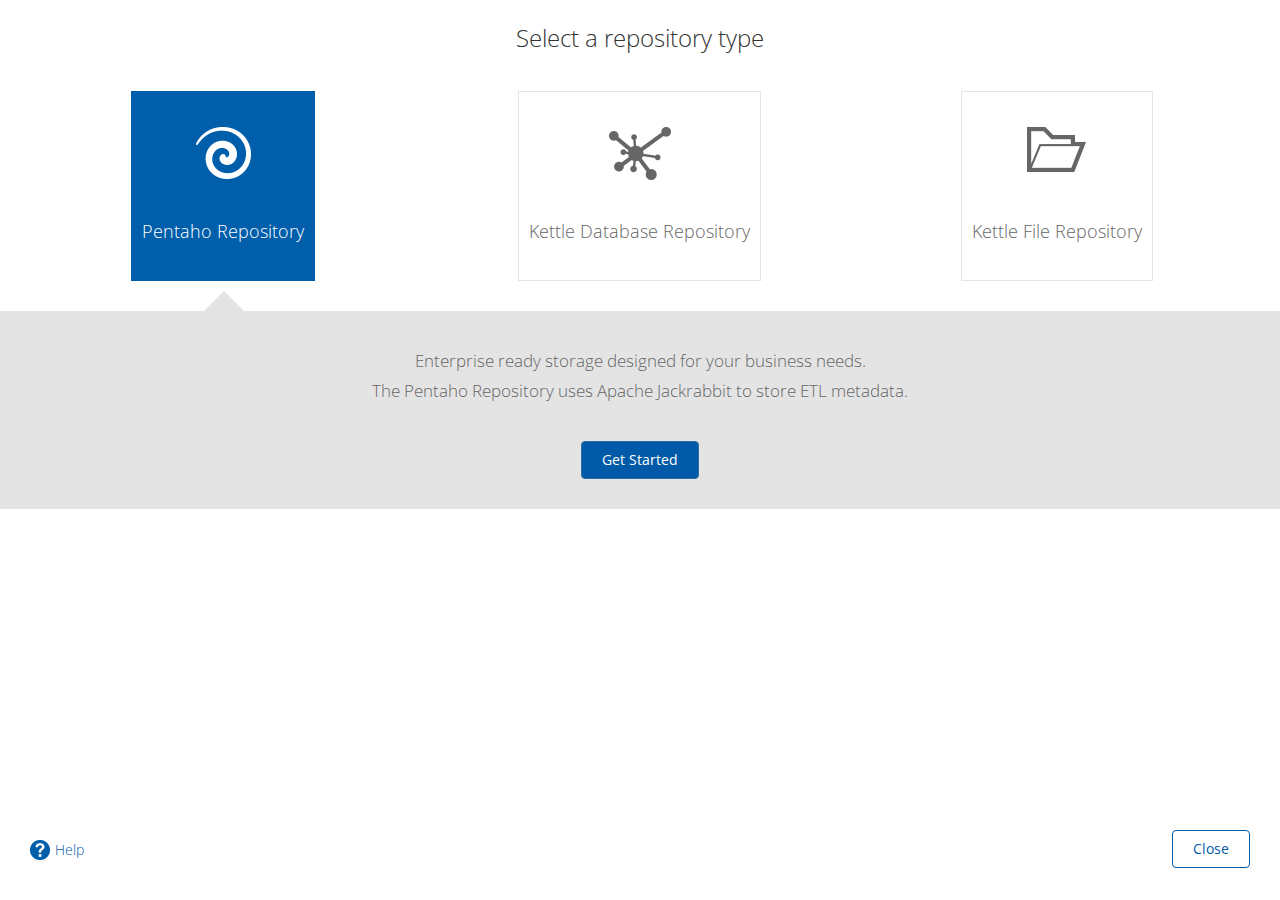
<file: ui/src/org/pentaho/di/ui/repo/html/index.html>
<!DOCTYPE html>
<html ng-app="repo-connection-app">
  <head>
    <link rel="stylesheet" type="text/css" href="http://fonts.googleapis.com/css?family=Open%20Sans:300normal,400normal">
    <link href="css/animations.css" rel="stylesheet">
    <link href="css/styles.css" rel="stylesheet">
    <link href="css/bootstrap.min.css" rel="stylesheet">
    <script src="js/angular.js"></script>
    <script src="js/angular-route.js"></script>
    <script src="js/angular-animate.js"></script>
    <script src="js/angular-sanitize.js"></script>
    <script src="js/jquery-2.2.0.js"></script>
    <script src="js/bootstrap.min.js"></script>
    <script src="js/app.js"></script>
    <script src="js/controllers.js"></script>
    <script src="js/models.js"></script>
  </head>
  <body>
    <div ng-view class="view-frame" ng-class="slide"></div>
  </body>
</html>
</file>
<file: ui/src/org/pentaho/di/ui/repo/html/css/styles.css>
body {
  overflow: hidden;
}

.view-frame {
  font-family:"Open Sans Light", "Open Sans";
  font-weight: 300;
  font-style: normal;
  bottom:0;
  position:absolute;
  top:0;
  width:100%;
  overflow: hidden;
}

.error {
  background-color: #ff9494 !important;
}

p {
  text-align: center;
}

#triangle-up {
  top: 0px;
  left: 0px;
  width: 0;
  height: 0;
  position: relative;
  border-left: 20px solid transparent;
  border-right: 20px solid transparent;
  border-bottom: 20px solid #e4e4e4;
}

#display {
  padding: 130px 0px 30px 0px;
  background-color: #e4e4e4;
  text-align: center;
  position: relative;
}

.text-cell {
  top: 35px;
  width: 100%;
  position: absolute;
  font-size: 17px;
  color: #666666;
  line-height: 30px;
}

div.type-btn {
  text-align: center;
}

h3.step-title {
  text-align: center;
  font-size: 24px;
  color: #333333;
  font-weight: 300;
  font-style: normal;
  margin-top: 25px;
  margin-bottom: 20px;
}

.repo-btn.pentaho {
  background: url('../images/pentaho_unselected.png') no-repeat center 35px;
}

.repo-btn.pentaho:hover {
  background: url('../images/pentaho_hover.png') no-repeat center 35px;
}

.repo-btn.pentaho.selected {
  background: url('../images/pentaho_selected.png') no-repeat center 35px;
}

.repo-btn.kettle-db {
  background: url('../images/kettle_db_unselected.png') no-repeat center 35px;
}

.repo-btn.kettle-db:hover {
  background: url('../images/kettle_db_hover.png') no-repeat center 35px;
}

.repo-btn.kettle-db.selected {
  background: url('../images/kettle_db_selected.png') no-repeat center 35px;
}

.repo-btn.kettle-file {
  background: url('../images/kettle_file_unselected.png') no-repeat center 35px;
}

.repo-btn.kettle-file:hover {
  background: url('../images/kettle_file_hover.png') no-repeat center 35px;
}

.repo-btn.kettle-file.selected {
  background: url('../images/kettle_file_selected.png') no-repeat center 35px;
}

.repo-btn {
  padding:100px 10px 10px 10px;
  font-size: 18px;
  height: 190px;
  text-align: center;
  background-color: #ffffff;
  border: 1px solid #e4e4e4;
  outline-width: 0;
  outline: none;
  color: #666666;
}

.repo-btn:hover {
  border-color: #0672b0;
  color: #005eaa;
}

.repo-btn.selected {
  background-color: #005EAA !important;
  border-color: #005EAA !important;
  color: #ffffff;
}

.repo-btn.selected:hover {
  background-color: #005EAA;
  border-color: #005EAA;
  color: #ffffff;
}

#button-row {
  margin-left: 15px;
  margin-right: 15px;
}

hr {
  background-color: #666666;
}

.btn {
  padding: 8px 20px !important;
  color: #005eaa;
  border-color: #005eaa;
}

.btn:hover {
  background-color: #ffffff !important;
  color: #005eaa;
  border-color: #005eaa;
}

.btn-default.disabled {
  background-color: #e4e4e4 !important;
  border: 1px solid #e4e4e4 !important;
  color: #938896 !important;
}

.btn-default {
  border-color: #005aa7 !important;
  color: #005aa7 !important;
}

.btn-primary {
  color: #ffffff !important;
  background-color: #005aa7 !important;
  font-weight: 400;
}

.btn-primary:hover {
  background-color: #005aa7 !important;
}

.btn.end {
  width: 200px
}

.connection-form {
  margin-left: 130px;
  margin-right:130px;
}

.checkbox-control {
	width: 20px;
	position: relative;
}

.checkbox-label {
  margin-left: 30px
}

.checkbox-control label {
	cursor: pointer;
	position: absolute;
	width: 20px;
	height: 20px;
	top: 0;
  left: 0;
	border-radius: 4px;
	background: #ffffff;
  border: 2px solid #666666;
}

.checkbox-control label:after {
	-ms-filter: "progid:DXImageTransform.Microsoft.Alpha(Opacity=0)";
	filter: alpha(opacity=0);
	opacity: 0;
	content: '';
	position: absolute;
	width: 14px;
	height: 8px;
	background: transparent;
	top: 2px;
	left: 1px;
	border: 3px solid #333;
	border-top: none;
	border-right: none;

	-webkit-transform: rotate(-45deg);
	-moz-transform: rotate(-45deg);
	-o-transform: rotate(-45deg);
	-ms-transform: rotate(-45deg);
	transform: rotate(-45deg);
}

.checkbox-control label:hover::after {
	-ms-filter: "progid:DXImageTransform.Microsoft.Alpha(Opacity=30)";
	filter: alpha(opacity=30);
	opacity: 0.5;
}

.checkbox-control input[type=checkbox]:checked + label:after {
	-ms-filter: "progid:DXImageTransform.Microsoft.Alpha(Opacity=100)";
	filter: alpha(opacity=100);
	opacity: 1;
}


label.form-label {
  font-weight: 400;
  font-style: normal;
  font-size: 14px;
  color: #666666;
}

.panel-foot {
  position: absolute;
  width: 100%;
  bottom: 30px;
  margin-top: 20px;
  padding-left: 30px;
  padding-right: 30px;
}

.panel-foot-left {
  padding-left: 0 !important;
  text-align: left;
}

.panel-foot-right {
  padding-right: 0 !important;
  text-align: right;
}

.help-link {
  line-height: 40px;
  color: #005aa7;
  padding: 10px 25px;
  background: url('../images/help.png') no-repeat left center;
}

.col-xs-4 {
  padding-left: 15px;
  padding-right: 15px;
}

#display-box {
  padding-top:0px;
  margin-top:10px;
}
</file>
<file: ui/src/org/pentaho/di/ui/repo/html/css/animations.css>
.to-left { border-right: 1px solid #e4e4e4 }
.to-right { border-right: 1px solid #e4e4e4 }

.animate-hide {
  -webkit-transition: all linear 0.5s;
  -moz-transition: all linear 0.5s;
  -o-transition: all linear 0.5s;
  transition: all linear 0.5s;
  opacity: 1;
}

.animate-hide.ng-hide {
  opacity: 0;
}
</file>
